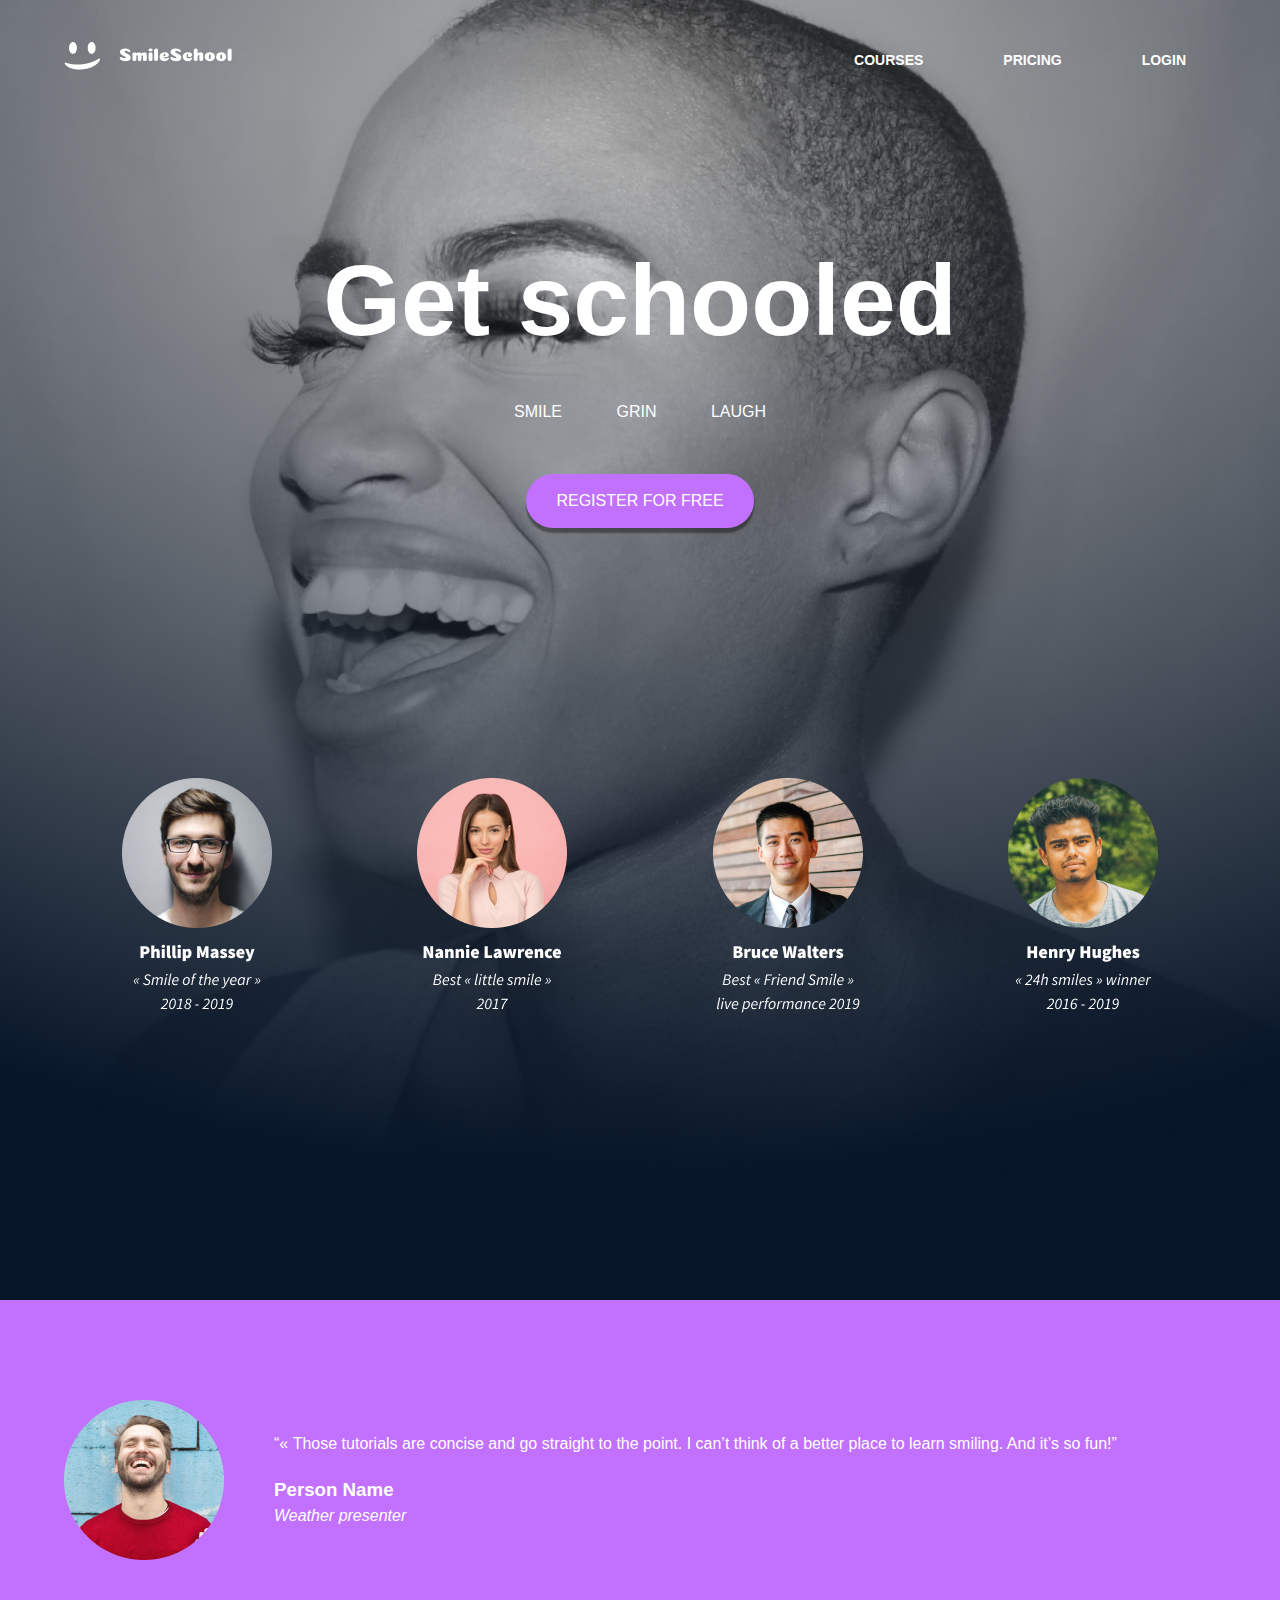
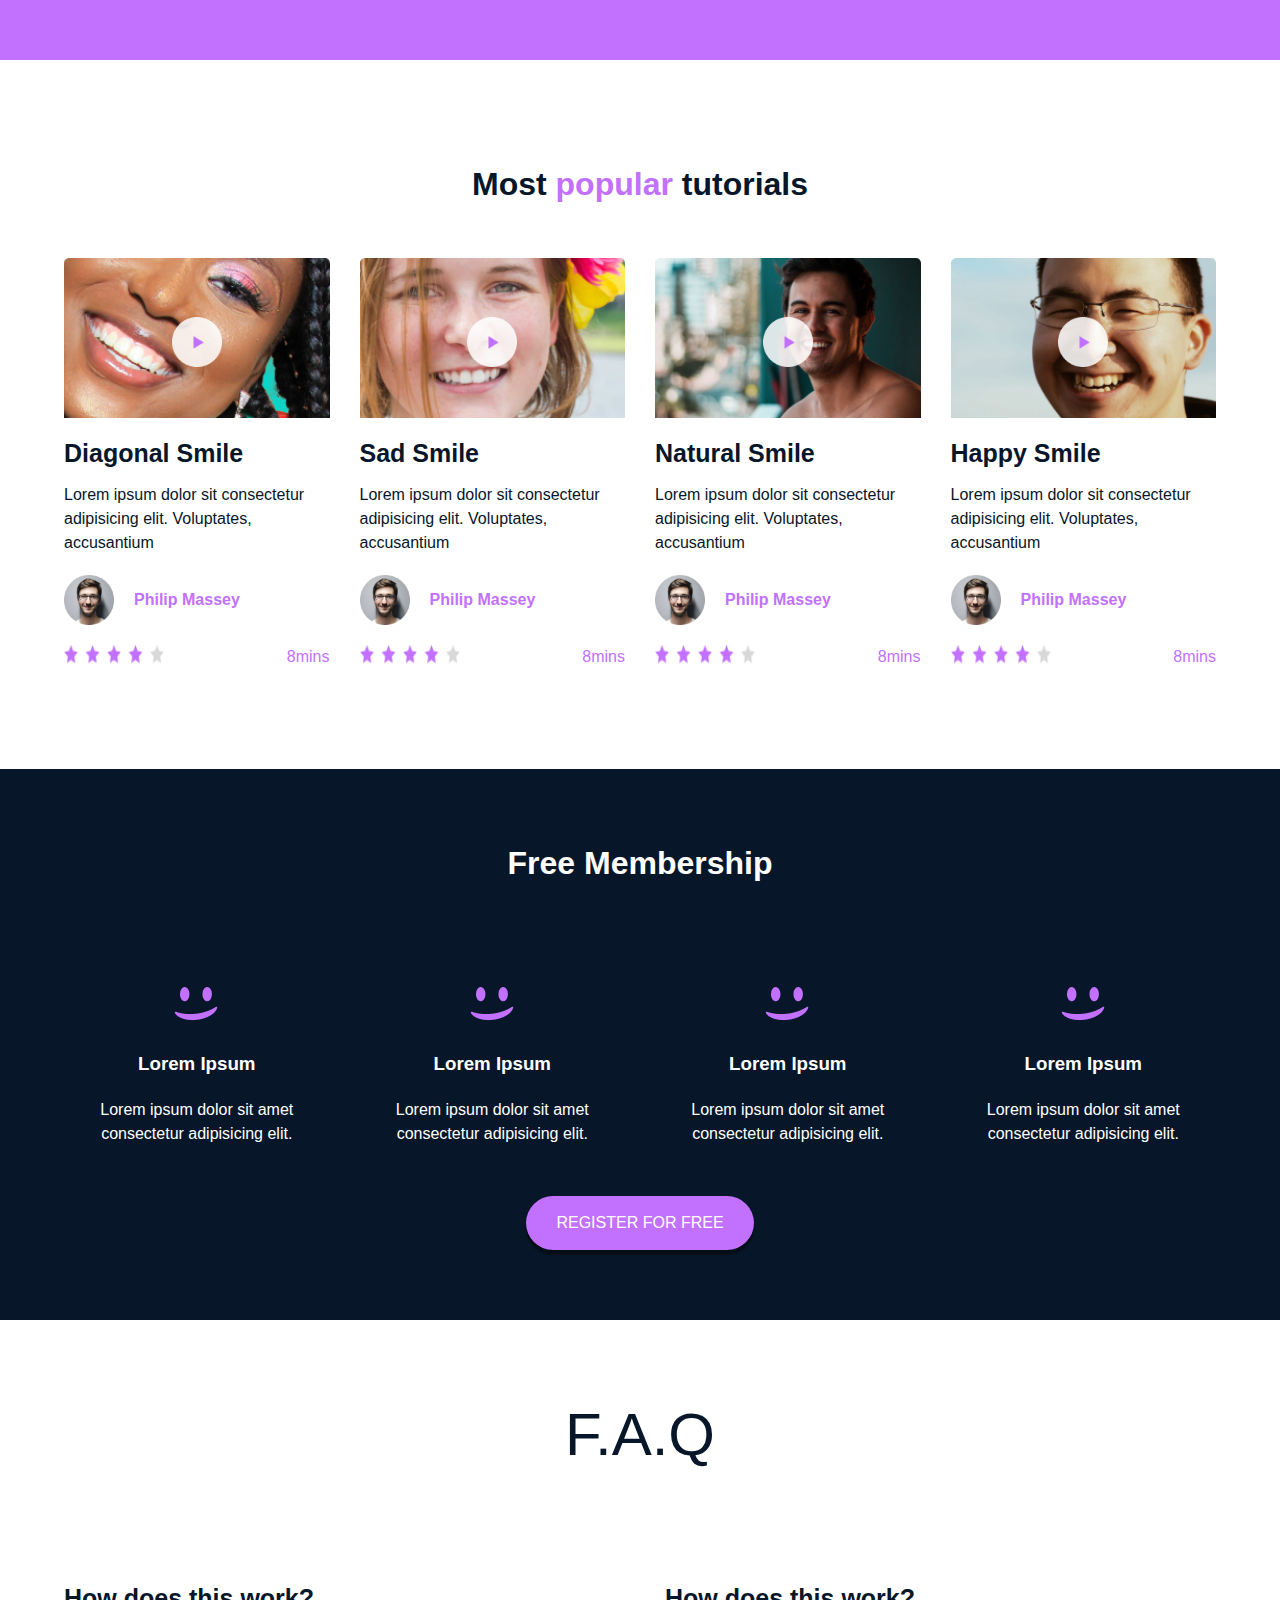
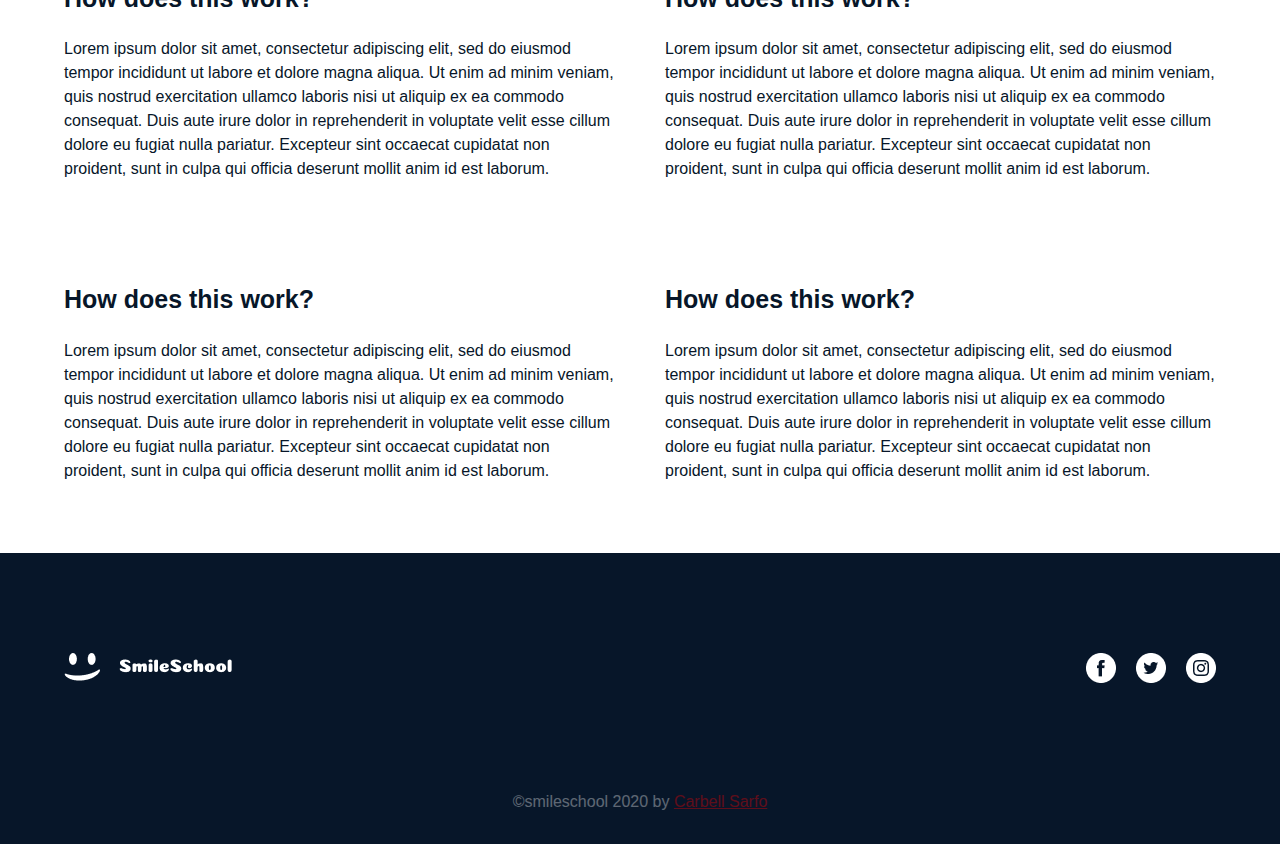
<file: css_advanced/index.html>
<!DOCTYPE html>
<html lang="en">
<head>
    <meta charset="UTF-8">
    <meta name="viewport" content="width=device-width, initial-scale=1.0">
    <link rel="apple-touch-icon" sizes="180x180" href="./assets/favicons/apple-touch-icon.png">
    <link rel="icon" type="image/png" sizes="32x32" href="./assets/favicons/favicon-32x32.png">
    <link rel="icon" type="image/png" sizes="16x16" href="./assets/favicons/favicon-16x16.png">
    <link rel="manifest" href="./assets/favicons/site.webmanifest">
    <link rel="stylesheet" href="./styles.css">
    <title>School Page</title>
</head>
<body>
    <!-- Navigation -->
    <header class="nav-bar">
        <div class="container wrapper">
            <nav>
                <a href="/" class="logo">
                    <img src="./assets/logo.png" alt="School Page">
                </a>
    
                <ul class="nav-list">
                    <li class="nav-item">
                        <a href="#" class="nav-link">Courses</a>
                    </li>
                    <li class="nav-item">
                        <a href="#" class="nav-link">Pricing</a>
                    </li>
                    <li class="nav-item">
                        <a href="#" class="nav-link">Login</a>
                    </li>
                </ul>
            </nav>
        </div>
    </header>
    <!-- End of Header -->


    <main>
        <!-- Banner -->
        <div class="section-hero">
            <div class="container wrapper">
                <div class="hero-text">
                    <h1>Get schooled</h1>
                    <p>Smile Grin Laugh</p>
                    <a href="#" class="btn btn-primary">Register for Free</a>
                </div>

                <ul class="row">
                    <li class="col-1-4">
                        <div class="pro">
                            <img src="./assets/pro_1.png" alt="Carbell">
                            <!-- <h3>Philip Massey</h3>
                            <p>Smile of the year</p>
                            <p>2018 - 2019</p> -->
                        </div>
                    </li>
                    <li class="col-1-4">
                        <div class="pro">
                            <img src="./assets/pro_2.png" alt="Carbell">
                            <!-- <h3>Nannie Lawrence</h3>
                            <p>Best &#60; little smile &#62; </p>
                            <p>2017</p> -->
                        </div>
                    </li>
                    <li class="col-1-4">
                        <div class="pro">
                            <img src="./assets/pro_3.png" alt="Sarfo">
                            <!-- <h3>Bruce Walter</h3>
                            <p>Best &#60;&#60;Friend Smile &#62; &#62;</p>
                            <p>live performance 2019</p> -->
                        </div>
                    </li>
                    <li class="col-1-4">
                        <div class="pro">
                            <img src="./assets/pro_4.png" alt="Kofi">
                            <!-- <h3>Henry Hughes</h3>
                            <p>&#60;&#60; 24h smiles &#62; &#62; winner</p>
                            <p>2016 - 2019</p> -->
                        </div>
                    </li>
                </ul>
            </div>
            
        </div>
        <!-- End of Banner -->


        <!-- section-quote -->
        <div class="section-quote">
            <div class="container wrapper">
                <div class="quote-container">
                    <img src="./assets/avatar.png" alt="Carbelldidit">
                    <div class="text">
                        <q>« Those tutorials are concise and go straight to the point. I can’t think of a better place to learn smiling. And it’s so fun!</q>
                        <h3><strong>Person Name</strong> </h3>
                        <p>Weather presenter</p>
                    </div>
                </div>
            </div>
        </div>
        <!-- End of Quote -->


        <!-- 4. Section Video -->
        <div class="section-video">
            <div class="container wrapper">
                <h1 class="mb-50">Most <span class="purple-text">popular</span> tutorials</h1>

                <ul class="row">
                    <li class="col-1-4">
                        <div class="video">
                            <div class="image">
                                <img src="./assets/video-1.png" alt="kofi sarfo">
                                <img src="./assets/play.png" alt="play" class="play">
                            </div>
                            <h3>Diagonal Smile</h3>
                            <p>Lorem ipsum dolor sit  consectetur adipisicing elit. Voluptates, accusantium </p>
                            <div class="author">
                                <img src="./assets/avatar-2.png" alt="Carbell">
                                <h4>Philip Massey</h4>
                            </div>
                            <div class="rating">
                                <img src="./assets/rating.png" alt="ratings">
                                <p>8mins</p>
                            </div>
                        </div>
                    </li>
                    <li class="col-1-4">
                        <div class="video">
                            <div class="image">
                                <img src="./assets/video-2.png" alt="kofi sarfo">
                                <img src="./assets/play.png" alt="play" class="play">
                            </div>
                            <h3>Sad Smile</h3>
                            <p>Lorem ipsum dolor sit  consectetur adipisicing elit. Voluptates, accusantium </p>
                            <div class="author">
                                <img src="./assets/avatar-2.png" alt="Carbell">
                                <h4>Philip Massey</h4>
                            </div>
                            <div class="rating">
                                <img src="./assets/rating.png" alt="ratings">
                                <p>8mins</p>
                            </div>
                        </div>
                    </li>
                    <li class="col-1-4">
                        <div class="video">
                            <div class="image">
                                <img src="./assets/video-3.png" alt="kofi sarfo">
                                <img src="./assets/play.png" alt="play" class="play">
                            </div>
                            <h3>Natural Smile</h3>
                            <p>Lorem ipsum dolor sit  consectetur adipisicing elit. Voluptates, accusantium </p>
                            <div class="author">
                                <img src="./assets/avatar-2.png" alt="Carbell">
                                <h4>Philip Massey</h4>
                            </div>
                            <div class="rating">
                                <img src="./assets/rating.png" alt="ratings">
                                <p>8mins</p>
                            </div>
                        </div>
                    </li>
                    <li class="col-1-4">
                        <div class="video">
                            <div class="image">
                                <img src="./assets/video-4.png" alt="kofi sarfo">
                                <img src="./assets/play.png" alt="play" class="play">
                            </div>
                            <h3>Happy Smile</h3>
                            <p>Lorem ipsum dolor sit  consectetur adipisicing elit. Voluptates, accusantium </p>
                            <div class="author">
                                <img src="./assets/avatar-2.png" alt="Carbell">
                                <h4>Philip Massey</h4>
                            </div>
                            <div class="rating">
                                <img src="./assets/rating.png" alt="ratings">
                                <p>8mins</p>
                            </div>
                        </div>
                    </li>                    
                </ul>
            </div>
        </div>
        <!-- End of Video -->


        <!-- 5. membership -->
        <div class="section-membership">
            <div class="container wrapper">
                <h1 class="heading-secondary mb-100">Free Membership</h1>

                <ul class="row mb-50">
                    <li class="col-1-4">
                        <div class="membership">
                            <img src="./assets/smile.png" alt="smile">
                            <h3>Lorem Ipsum</h3>
                            <p>Lorem ipsum dolor sit amet consectetur adipisicing elit.</p>
                        </div>
                    </li>
                    <li class="col-1-4">
                        <div class="membership">
                            <img src="./assets/smile.png" alt="smile">
                            <h3>Lorem Ipsum</h3>
                            <p>Lorem ipsum dolor sit amet consectetur adipisicing elit.</p>
                        </div>
                    </li>
                    <li class="col-1-4">
                        <div class="membership">
                            <img src="./assets/smile.png" alt="smile">
                            <h3>Lorem Ipsum</h3>
                            <p>Lorem ipsum dolor sit amet consectetur adipisicing elit.</p>
                        </div>
                    </li>
                    <li class="col-1-4">
                        <div class="membership">
                            <img src="./assets/smile.png" alt="smile">
                            <h3>Lorem Ipsum</h3>
                            <p>Lorem ipsum dolor sit amet consectetur adipisicing elit.</p>
                        </div>
                    </li>
                </ul>
                <!-- button -->
                <a href="#" class="btn btn-primary">Register for free</a>
            </div>
        </div>
        <!-- end of membership -->



        <!-- 6. FAQ -->
        <div class="section-faq">
            <div class="container wrapper">
                <h1 class="heading-secondary mb-100">F.A.Q</h1>
                <ul class="faq-container">
                    <div class="faq">
                        <h3>How does this work?</h3>
                        <p>Lorem ipsum dolor sit amet, consectetur adipiscing elit, sed do eiusmod tempor incididunt ut labore et dolore magna aliqua. Ut enim ad minim veniam, quis nostrud exercitation ullamco laboris nisi ut aliquip ex ea commodo consequat. Duis aute irure dolor in reprehenderit in voluptate velit esse cillum dolore eu fugiat nulla pariatur. Excepteur sint occaecat cupidatat non proident, sunt in culpa qui officia deserunt mollit anim id est laborum.</p>
                    </div>
                    <div class="faq">
                        <h3>How does this work?</h3>
                        <p>Lorem ipsum dolor sit amet, consectetur adipiscing elit, sed do eiusmod tempor incididunt ut labore et dolore magna aliqua. Ut enim ad minim veniam, quis nostrud exercitation ullamco laboris nisi ut aliquip ex ea commodo consequat. Duis aute irure dolor in reprehenderit in voluptate velit esse cillum dolore eu fugiat nulla pariatur. Excepteur sint occaecat cupidatat non proident, sunt in culpa qui officia deserunt mollit anim id est laborum.</p>
                    </div>
                    <div class="faq">
                        <h3>How does this work?</h3>
                        <p>Lorem ipsum dolor sit amet, consectetur adipiscing elit, sed do eiusmod tempor incididunt ut labore et dolore magna aliqua. Ut enim ad minim veniam, quis nostrud exercitation ullamco laboris nisi ut aliquip ex ea commodo consequat. Duis aute irure dolor in reprehenderit in voluptate velit esse cillum dolore eu fugiat nulla pariatur. Excepteur sint occaecat cupidatat non proident, sunt in culpa qui officia deserunt mollit anim id est laborum.</p>
                    </div>
                    <div class="faq">
                        <h3>How does this work?</h3>
                        <p>Lorem ipsum dolor sit amet, consectetur adipiscing elit, sed do eiusmod tempor incididunt ut labore et dolore magna aliqua. Ut enim ad minim veniam, quis nostrud exercitation ullamco laboris nisi ut aliquip ex ea commodo consequat. Duis aute irure dolor in reprehenderit in voluptate velit esse cillum dolore eu fugiat nulla pariatur. Excepteur sint occaecat cupidatat non proident, sunt in culpa qui officia deserunt mollit anim id est laborum.</p>
                    </div>
                </ul>
            </div>
        </div>
        <!-- end of FAQ  -->

    </main>
    <!-- end of main -->



    <!-- ====================================================
                       footer 
    ==================================================== -->
    <footer>
        <div class="container wrapper">
            <div class="footer-container">
                <a href="/">
                    <img src="./assets/logo.png" alt="Carbelldidit">
                </a>

                <ul class="footer-nav">
                    <li>
                        <a href="#">
                                <img src="./assets/Facebook_White.png" alt="facebook">
                        </a>
                    </li>
                    <li>
                        <a href="#">
                            <img src="./assets/Twitter_White.png" alt="twitter">
                        </a>
                    </li>
                    <li>
                        <a href="#">
                            <img src="./assets/Instagram_White.png" alt="instagram">
                        </a>
                    </li>
                </ul>
            </div>
            <p class="copy">©smileschool 2020 by <a href="https://carbellsarfo.netlify.app/">Carbell Sarfo</a></p>
        </div>
    </footer>



</body>
</html>
</file>
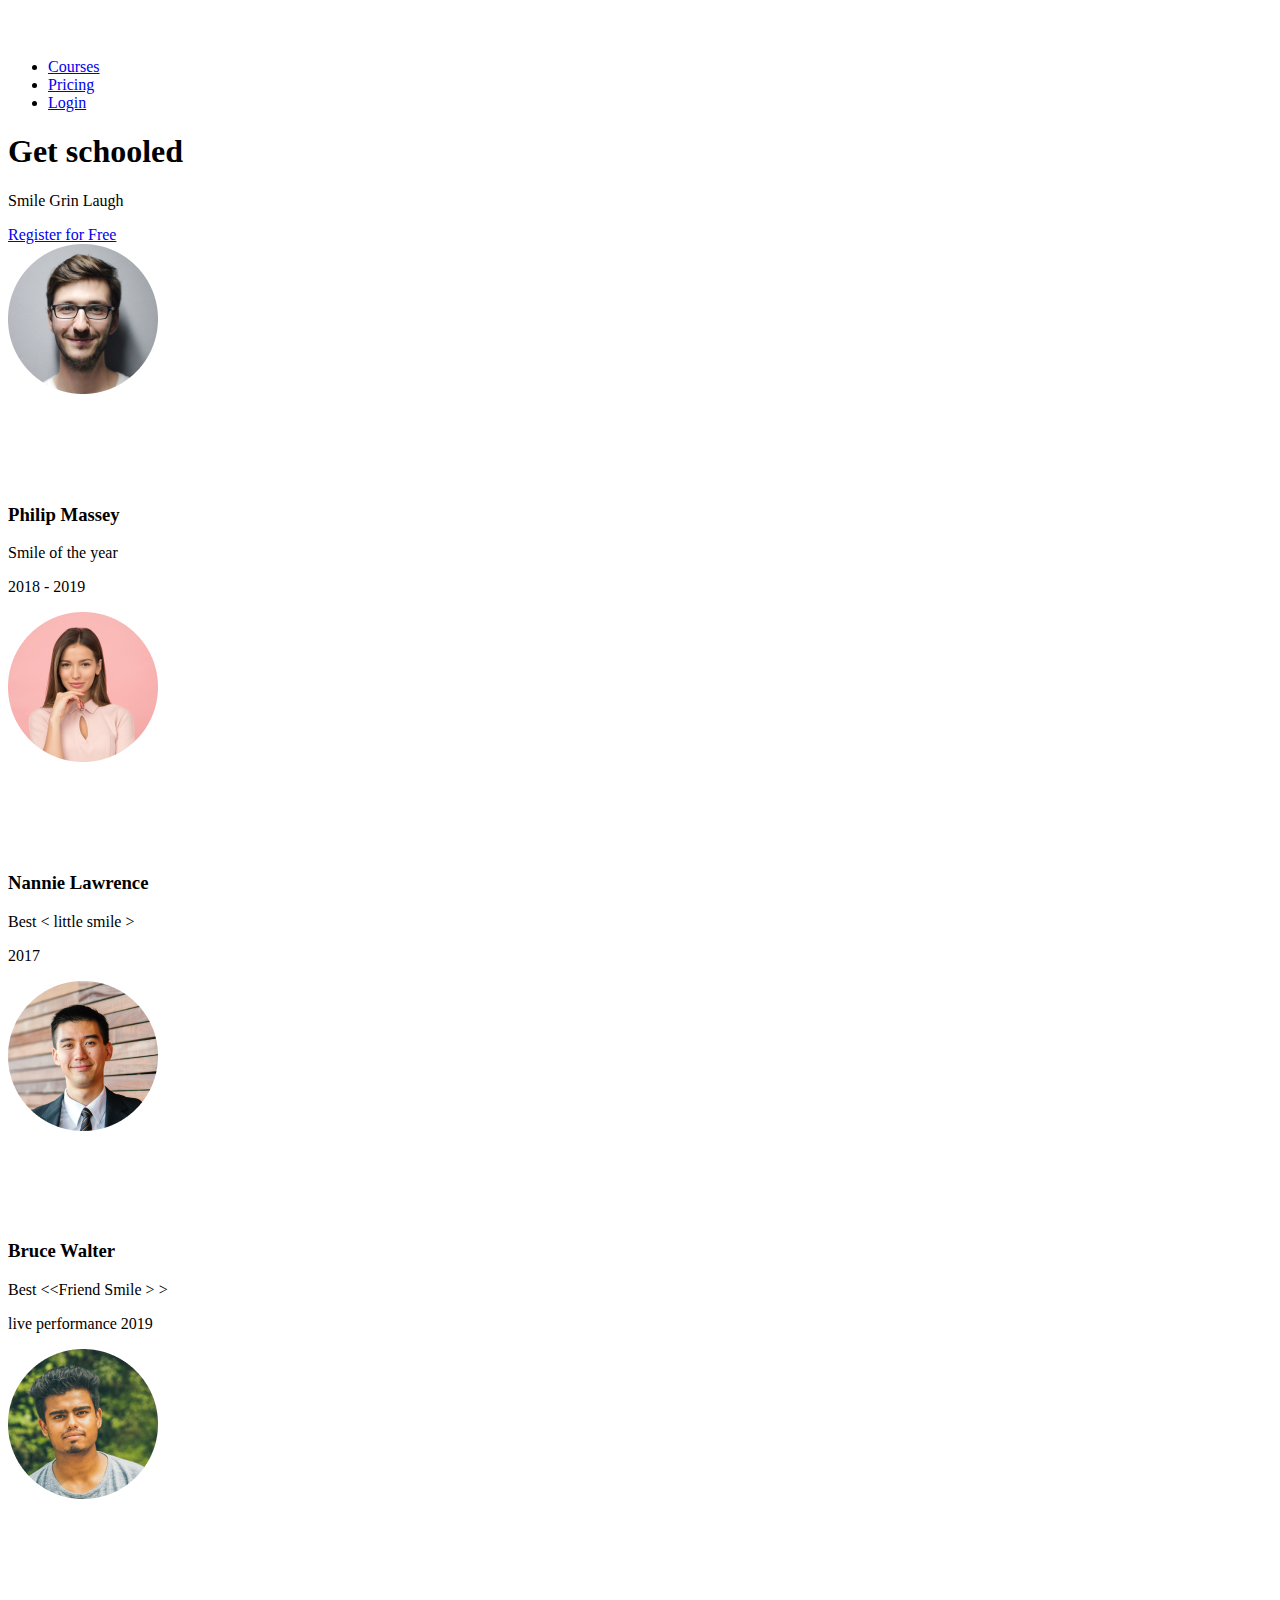
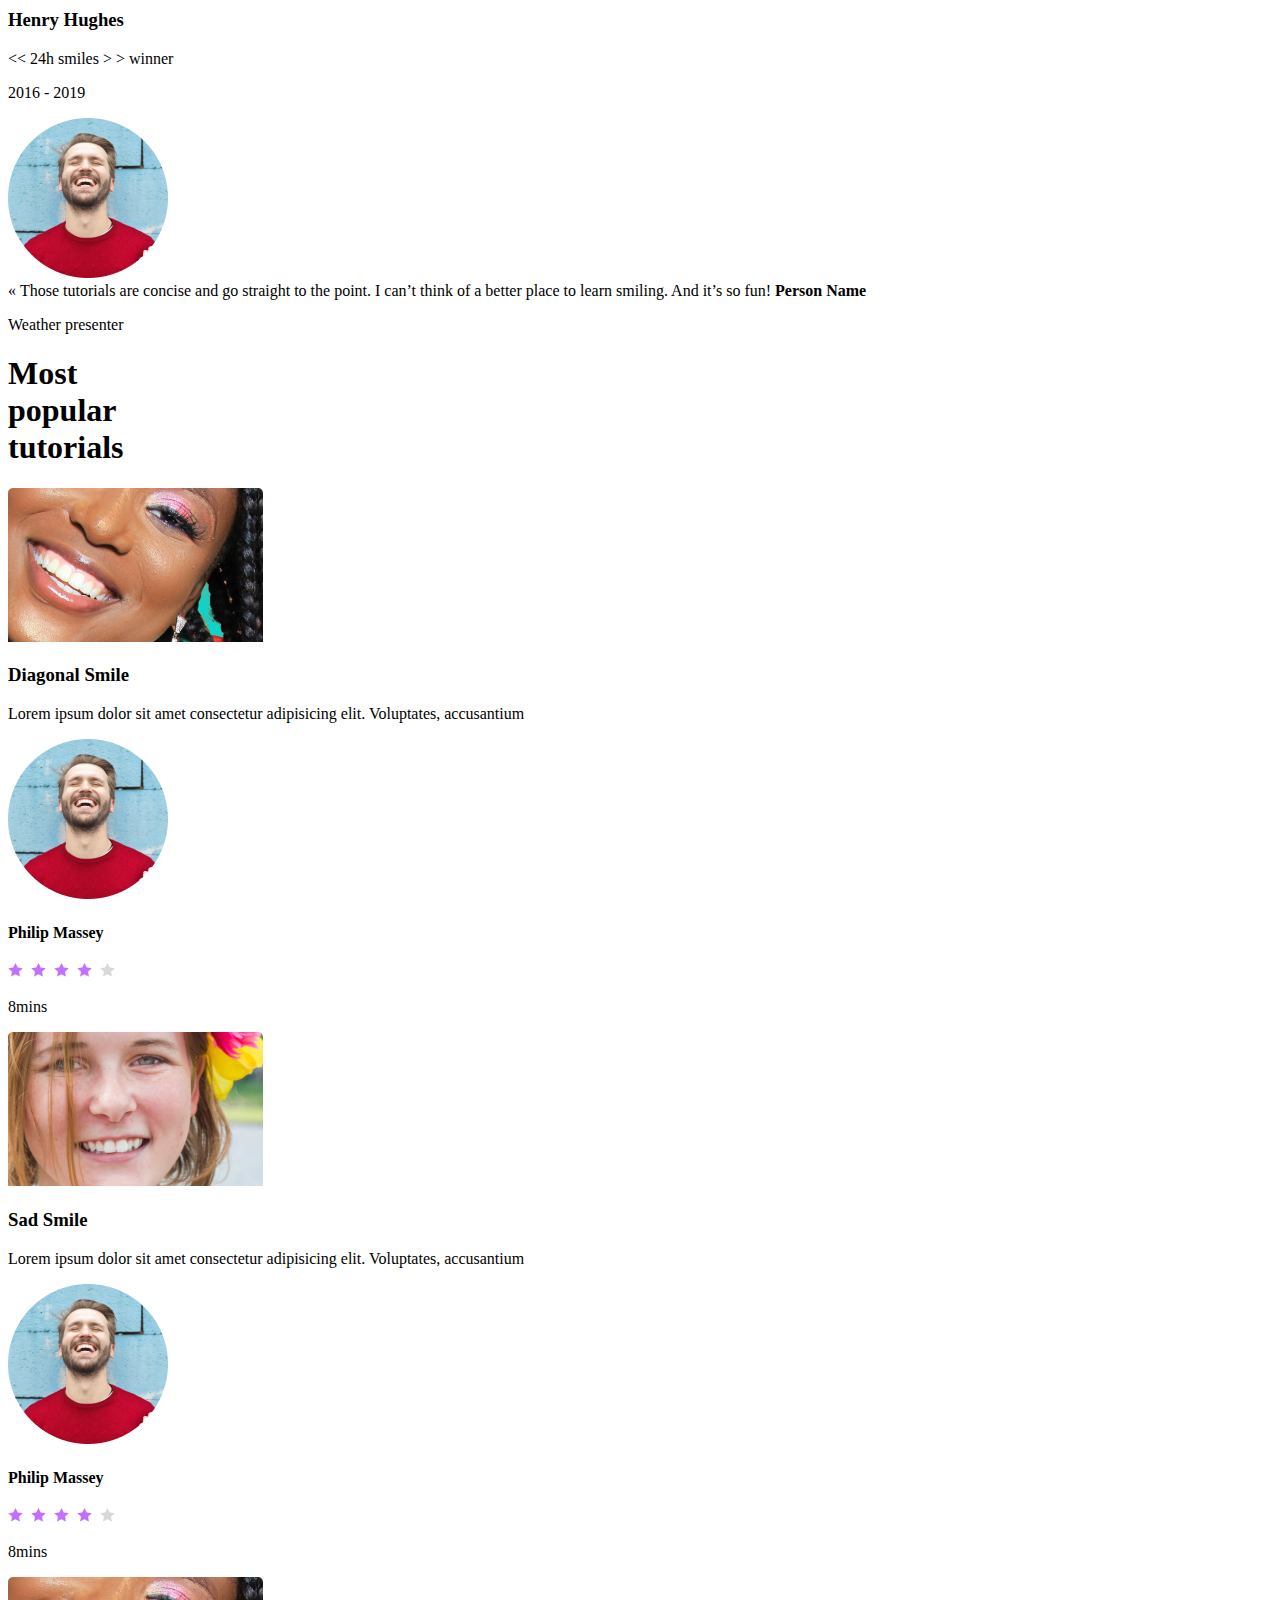
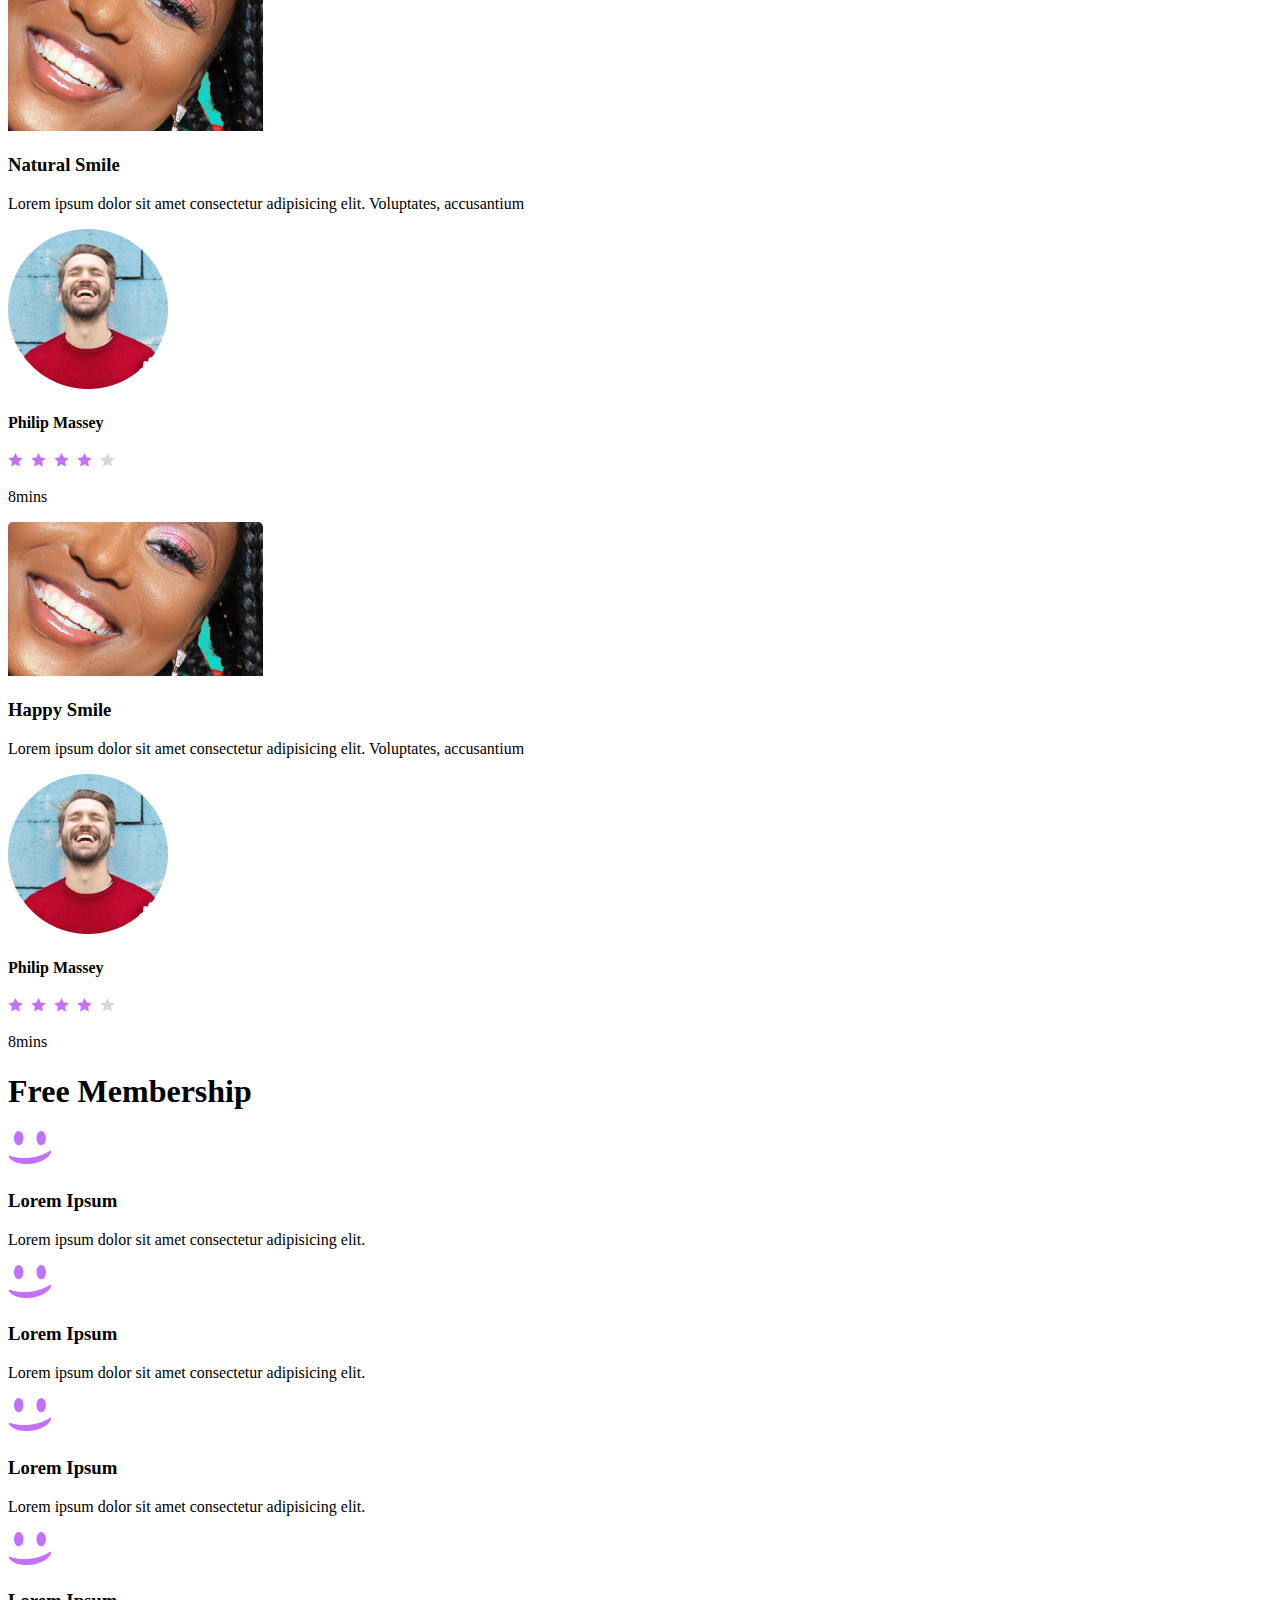
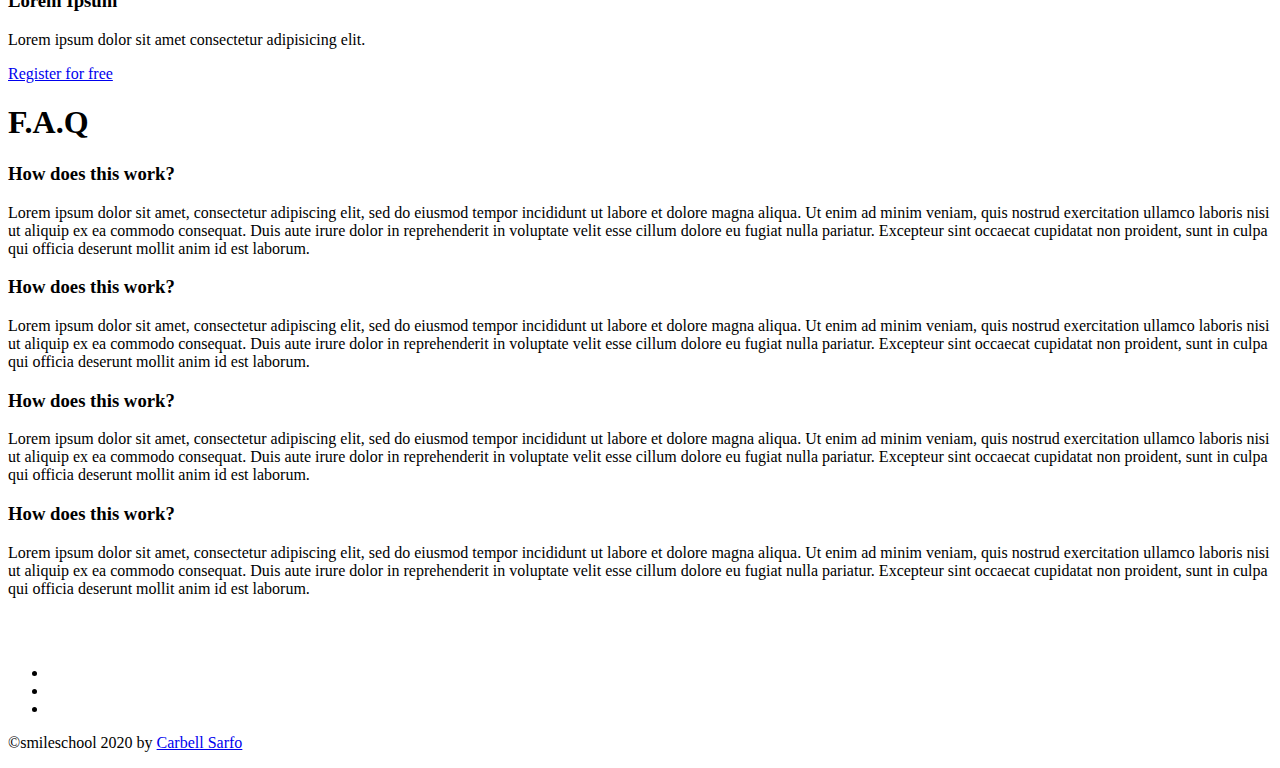
<file: html_advanced/index.html>
<!DOCTYPE html>
<html lang="en">
<head>
    <meta charset="UTF-8">
    <meta name="viewport" content="width=device-width, initial-scale=1.0">
    <title>School Page</title>
</head>
<body>
    <!-- Navigation -->
    <header>
        <nav>
            <a href="/" class="logo">
                <img src="./assets/logo.png" alt="School Page">
            </a>

            <ul>
                <li>
                    <a href="#">Courses</a>
                </li>
                <li>
                    <a href="#">Pricing</a>
                </li>
                <li>
                    <a href="#">Login</a>
                </li>
            </ul>
        </nav>
    </header>
    <!-- End of Header -->


    <main>
        <!-- Banner -->
        <div class="section-hero">
            <div class="container wrapper">
                <h1>Get schooled</h1>
            <p>Smile Grin Laugh</p>
            <a href="#">Register for Free</a>

            <div class="pro-container">
                <div class="pro">
                    <img src="./assets/pro_1.png" alt="Carbell">
                    <h3>Philip Massey</h3>
                    <p>Smile of the year</p>
                    <p>2018 - 2019</p>
                </div>
                <div class="pro">
                    <img src="./assets/pro_2.png" alt="Carbell">
                    <h3>Nannie Lawrence</h3>
                    <p>Best &#60; little smile &#62; </p>
                    <p>2017</p>
                </div>
                <div class="pro">
                    <img src="./assets/pro_3.png" alt="Sarfo">
                    <h3>Bruce Walter</h3>
                    <p>Best &#60;&#60;Friend Smile &#62; &#62;</p>
                    <p>live performance 2019</p>
                </div>
                <div class="pro">
                    <img src="./assets/pro_4.png" alt="Kofi">
                    <h3>Henry Hughes</h3>
                    <p>&#60;&#60; 24h smiles &#62; &#62; winner</p>
                    <p>2016 - 2019</p>
                </div>
            </div>
            </div>
            
        </div>
        <!-- End of Banner -->


        <!-- section-quote -->
        <div class="section-quote">
            <div class="container wrapper">
                <div class="quote-container">
                    <img src="./assets/avatar.png" alt="Carbelldidit">
                    <div class="text">
                        <quote>« Those tutorials are concise and go straight to the point. I can’t think of a better place to learn smiling. And it’s so fun!</quote>
                        <quote><strong>Person Name</strong> </quote>
                        <p>Weather presenter</p>
                    </div>
                </div>
            </div>
        </div>
        <!-- End of Quote -->


        <!-- 4. Section Video -->
        <div class="section-video">
            <div class="container wrapper">
                <h1>Most <div class=".purple-text">popular</div> tutorials</h1>

                <div class="video-container">
                    <div class="video">
                        <img src="./assets/video-1.png" alt="kofi sarfo">
                        <h3>Diagonal Smile</h3>
                        <p>Lorem ipsum dolor sit amet consectetur adipisicing elit. Voluptates, accusantium </p>
                        <div class="author">
                            <img src="./assets/avatar.png" alt="Carbell">
                            <h4>Philip Massey</h4>
                        </div>
                        <div class="rating">
                            <img src="./assets/rating.png" alt="ratings">
                            <p>8mins</p>
                        </div>
                    </div>
                    <div class="video">
                        <img src="./assets/video-2.png" alt="kofi sarfo">
                        <h3>Sad Smile</h3>
                        <p>Lorem ipsum dolor sit amet consectetur adipisicing elit. Voluptates, accusantium </p>
                        <div class="author">
                            <img src="./assets/avatar.png" alt="Carbell">
                            <h4>Philip Massey</h4>
                        </div>
                        <div class="rating">
                            <img src="./assets/rating.png" alt="ratings">
                            <p>8mins</p>
                        </div>
                    </div>
                    <div class="video">
                        <img src="./assets/video-1.png" alt="kofi sarfo">
                        <h3>Natural Smile</h3>
                        <p>Lorem ipsum dolor sit amet consectetur adipisicing elit. Voluptates, accusantium </p>
                        <div class="author">
                            <img src="./assets/avatar.png" alt="Carbell">
                            <h4>Philip Massey</h4>
                        </div>
                        <div class="rating">
                            <img src="./assets/rating.png" alt="ratings">
                            <p>8mins</p>
                        </div>
                    </div>
                    <div class="video">
                        <img src="./assets/video-1.png" alt="kofi sarfo">
                        <h3>Happy Smile</h3>
                        <p>Lorem ipsum dolor sit amet consectetur adipisicing elit. Voluptates, accusantium </p>
                        <div class="author">
                            <img src="./assets/avatar.png" alt="Carbell">
                            <h4>Philip Massey</h4>
                        </div>
                        <div class="rating">
                            <img src="./assets/rating.png" alt="ratings">
                            <p>8mins</p>
                        </div>
                    </div>
                </div>
            </div>
        </div>
        <!-- End of Video -->


        <!-- 5. membership -->
        <div class="section membership">
            <div class="container wrapper">
                <h1 class="heading-secondary">Free Membership</h1>

                <div class="membership-container">
                    <div class="membership">
                        <img src="./assets/smile.png" alt="smile">
                        <h3>Lorem Ipsum</h3>
                        <p>Lorem ipsum dolor sit amet consectetur adipisicing elit.</p>
                    </div>
                    <div class="membership">
                        <img src="./assets/smile.png" alt="smile">
                        <h3>Lorem Ipsum</h3>
                        <p>Lorem ipsum dolor sit amet consectetur adipisicing elit.</p>
                    </div>
                    <div class="membership">
                        <img src="./assets/smile.png" alt="smile">
                        <h3>Lorem Ipsum</h3>
                        <p>Lorem ipsum dolor sit amet consectetur adipisicing elit.</p>
                    </div>
                    <div class="membership">
                        <img src="./assets/smile.png" alt="smile">
                        <h3>Lorem Ipsum</h3>
                        <p>Lorem ipsum dolor sit amet consectetur adipisicing elit.</p>
                    </div>
                </div>
                <!-- button -->
                <a href="#">Register for free</a>
            </div>
        </div>
        <!-- end of membership -->



        <!-- 6. FAQ -->
        <div class="section-faq">
            <div class="container wrapper">
                <h1 class="heading-secondary">F.A.Q</h1>
                <div class="faq-container">
                    <div class="faq">
                        <h3>How does this work?</h3>
                        <p>Lorem ipsum dolor sit amet, consectetur adipiscing elit, sed do eiusmod tempor incididunt ut labore et dolore magna aliqua. Ut enim ad minim veniam, quis nostrud exercitation ullamco laboris nisi ut aliquip ex ea commodo consequat. Duis aute irure dolor in reprehenderit in voluptate velit esse cillum dolore eu fugiat nulla pariatur. Excepteur sint occaecat cupidatat non proident, sunt in culpa qui officia deserunt mollit anim id est laborum.</p>
                    </div>
                    <div class="faq">
                        <h3>How does this work?</h3>
                        <p>Lorem ipsum dolor sit amet, consectetur adipiscing elit, sed do eiusmod tempor incididunt ut labore et dolore magna aliqua. Ut enim ad minim veniam, quis nostrud exercitation ullamco laboris nisi ut aliquip ex ea commodo consequat. Duis aute irure dolor in reprehenderit in voluptate velit esse cillum dolore eu fugiat nulla pariatur. Excepteur sint occaecat cupidatat non proident, sunt in culpa qui officia deserunt mollit anim id est laborum.</p>
                    </div>
                    <div class="faq">
                        <h3>How does this work?</h3>
                        <p>Lorem ipsum dolor sit amet, consectetur adipiscing elit, sed do eiusmod tempor incididunt ut labore et dolore magna aliqua. Ut enim ad minim veniam, quis nostrud exercitation ullamco laboris nisi ut aliquip ex ea commodo consequat. Duis aute irure dolor in reprehenderit in voluptate velit esse cillum dolore eu fugiat nulla pariatur. Excepteur sint occaecat cupidatat non proident, sunt in culpa qui officia deserunt mollit anim id est laborum.</p>
                    </div>
                    <div class="faq">
                        <h3>How does this work?</h3>
                        <p>Lorem ipsum dolor sit amet, consectetur adipiscing elit, sed do eiusmod tempor incididunt ut labore et dolore magna aliqua. Ut enim ad minim veniam, quis nostrud exercitation ullamco laboris nisi ut aliquip ex ea commodo consequat. Duis aute irure dolor in reprehenderit in voluptate velit esse cillum dolore eu fugiat nulla pariatur. Excepteur sint occaecat cupidatat non proident, sunt in culpa qui officia deserunt mollit anim id est laborum.</p>
                    </div>
                </div>
            </div>
        </div>
        <!-- end of FAQ  -->

    </main>
    <!-- end of main -->



    <!-- ====================================================
                       footer 
    ==================================================== -->
    <footer>
        <div class="container wrapper">
            <div class="footer-container">
                <a href="/">
                    <img src="./assets/logo.png" alt="Carbelldidit">
                </a>

                <ul class="footer-nav">
                    <li>
                        <a href="#">
                            <i class="fa-brands fa-facebook-f"></i>
                        </a>
                    </li>
                    <li>
                        <a href="#">
                            <i class="fa-brands fa-twitter"></i>
                        </a>
                    </li>
                    <li>
                        <a href="#">
                            <i class="fa-brands fa-instagram"></i>
                        </a>
                    </li>
                </ul>
            </div>
            <p>©smileschool 2020 by <a href="https://carbellsarfo.netlify.app/">Carbell Sarfo</a></p>
        </div>
    </footer>



</body>
</html>
</file>
<file: css_advanced/styles.css>
/* 
1. Global
2. Base
3. Layouts
4. sections
*/


/* ========================================================================= 
                              Global  
============================================================================ */
*,
*::before,
*::after {
    padding: 0;
    margin: 0;
    box-sizing: border-box;
}

html {
    width: 100%;
    scroll-behavior: smooth;
    font-size: 62.5%;
}

:root {
    --clr-primary: #C271FF;
    --clr-black: #090909;
    --clr-white: #fff;
    --clr-grey-dark: #071629; 
    --clr-grey-light: #ededed; 
}

body {
    width: 100%;
    font-family: 'source-sans-pro', sans-serif;
    font-size: 1.6rem;
    font-weight: 400;
    color: var(--clr-grey-dark);
    line-height: 1.5;
}

h1,h2,h3,h4,h5,h6 {
    font-weight: bold;
}


/* Buttons */
.btn {
    display: inline-block;
    text-decoration: none;
    text-transform: uppercase;
    border: none;
    outline: none;
    padding: 1.5rem 3rem;
    border-radius: 3rem;
    box-shadow: 0 .5rem .2rem rgba(0, 0, 0, 0.392);
    transition: .4s;
}
.btn:hover,
.btn:focus {
    box-shadow: 0 .5rem 1rem rgba(0, 0, 0, 0.592);
    opacity: .9;
    transform: translateY(-3px);
}
.btn-primary {
    background-color: var(--clr-primary);
    color: var(--clr-white);
}


/* helpers /mixins */
.purple-text {
    color: var(--clr-primary);
}
.mb-100 {
    margin-bottom: 100px;
}
.mb-50 {
    margin-bottom: 50px;
}


/* ========================================================================= 
                              Layouts  
============================================================================ */
.container {
    width: 100%;
    height: 100%;
    max-width: 1200px;
    margin-inline: auto;
}
.wrapper {
    padding-inline: 24px;
}
ul.row {
    width: 100%;
    display: flex;
    list-style: none;
    gap: 3rem;
    /* flex-wrap: wrap; */
}
.col-1-4 {
    width: calc((100% / 4));
}
.col-1-2 {
    width: calc((100% / 2));
}

@media screen and (max-width: 768px) {

    .col-1-4 {
        width: calc((100% / 2) - 2rem);
    }
}




/* ====================== NAVIGATION ===================== */
.nav-bar {
    width: 100%;
    position: absolute;
    top: 0;
    left: 0;
}
.nav-bar nav {
    display: flex;
    align-items: center;
    justify-content: space-between;
    padding: 3rem 0;
}
.nav-bar .nav-list {
    display: flex;
    list-style: none;
}
.nav-bar .nav-link {
    text-decoration: none;
    color: var(--clr-white);
    text-transform: uppercase;
    display: inline-block;
    font-size: 1.4rem;
    font-weight: 700;
    transition: .4s ease;
    padding: 2rem 3rem;
}
.nav-bar .nav-link:hover,
.nav-bar .nav-link:focus {
    color: var(--clr-primary);
}
.nav-bar .nav-item:not(:last-child) {
    margin-right: 2rem;
}




/* ====================== SECTION-HERO ===================== */
.section-hero {
    width: 100%;
    height: calc(100vh + 40rem);
    background-image: url(./assets/background.png);
    background-size: cover;
    background-position: top;
    padding-top: 15rem;
    text-align: center;
}
.section-hero .hero-text {
    padding-top: 10rem;
    margin-bottom: 25rem;
}
.section-hero .hero-text h1 {
    color: var(--clr-white);
    font-size: 10rem;
    line-height: 1;
}
.hero-text p {
    color: var(--clr-white);
    margin: 5rem 0;
    text-transform: uppercase;
    word-spacing: 5rem;
}



/* ====================== SECTION-QUOTE ===================== */
.section-quote {
    width: 100%;
    padding: 10rem 0;
    background-color: var(--clr-primary);
    color: var(--clr-white);
}
.section-quote .quote-container {
    display: flex;
    gap: 5rem;
    align-items: center;
}
.section-quote  .text q {
    margin-bottom: 2rem;
    display: block;
}
.section-quote  .text p {
    font-style: italic;
}





/* ====================== SECTION-VIDEO ===================== */
.section-video {
    width: 100%;
    padding: 10rem 0;
}
.section-video h1 {
    text-align: center;
}

.section-video .video {
}
.section-video .video img {
    width: 100%;
}
.section-video .image {
    position: relative;
    z-index: 1;
}
.section-video .image .play {
    position: absolute;
    top: 50%;
    left: 50%;
    width: 50px;
    transform: translate(-50%, -50%);
}
.video h3 {
    font-weight: 700;
    font-size: 2.5rem;
    margin: 1rem 0;
}
.video .author {
    display: flex;
    align-items: center;
    gap: 2rem;
    color: var(--clr-primary);
    margin: 2rem 0;
}
.video .author img {
    width: 50px;
    
}
.video .rating {
    display: flex;
    justify-content: space-between;
    color: var(--clr-primary);
}
.video .rating img {
    display: inline-block;
    width: 100px;
    height: 20px;
}




/* ====================== SECTION-MEMBERSHIP ===================== */
.section-membership {
    padding: 7rem 0;
    background-color: var(--clr-grey-dark);
    color: var(--clr-white);
    text-align: center;
}
.section-membership h3 {
    margin: 2rem 0;
}

/* ====================== SECTION-FAQ ===================== */
.section-faq {
    padding: 7rem 0;
}
.section-faq .faq-container {
    width: 100%;
    display: grid;
    grid-template-columns: 1fr 1fr;
    list-style: none;
    gap: 10rem 5rem;
}
.section-faq .faq-container h3 {
    font-size: 2.5rem;
    margin-bottom: 2rem;
}
.section-faq h1 {
    text-align: center;
    font-size: 6rem;
    font-weight: 400;
}







/* ====================== FOOTER ===================== */
footer {
    background-color: var(--clr-grey-dark);
    padding: 10rem 0 3rem;
}
footer .footer-container {
    display: flex;
    align-items: center;
    justify-content: space-between;
    margin-bottom: 100px;
}
footer .footer-nav {
    display: flex;
    list-style: none;
}
footer .footer-nav li:not(:last-child) {
    margin-right: 2rem;    
}
footer .footer-nav a {
    display: inline-block;

}
footer .copy {
    color: var(--clr-white);
    opacity: .35;
    text-align: center;
}
footer .copy a {
    color: red;
    opacity: 1;
}
</file>
